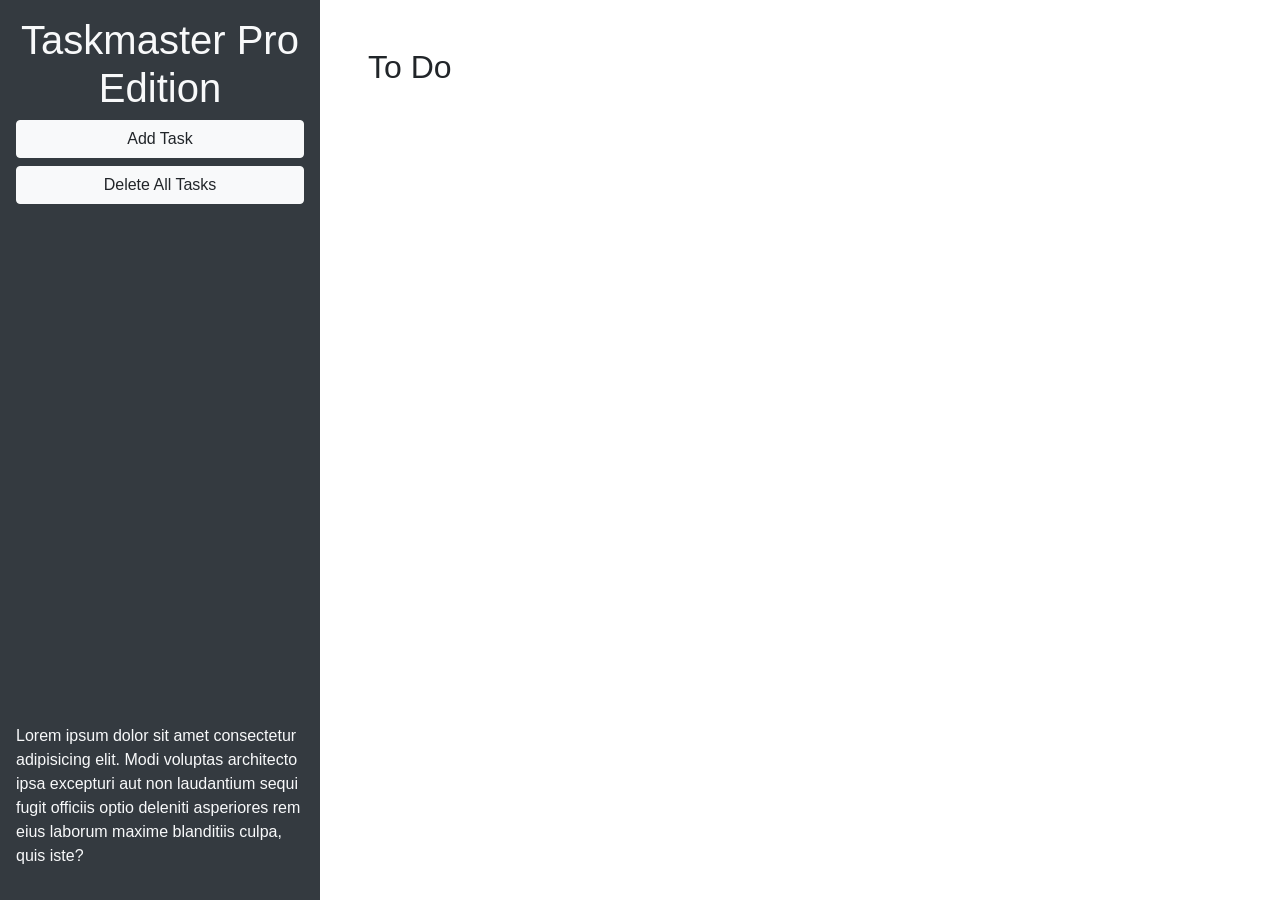
<file: index.html>
<!DOCTYPE html>
<html lang="en">

<head>
  <meta charset="UTF-8">
  <meta name="viewport" content="width=device-width, initial-scale=1.0">
  <meta http-equiv="X-UA-Compatible" content="ie=edge">
  <link rel="stylesheet" href="https://cdnjs.cloudflare.com/ajax/libs/twitter-bootstrap/4.3.1/css/bootstrap.min.css">
  <link rel="stylesheet" href="./assets/css/style.css" />
  <title>Taskmaster Pro</title>
</head>

<body>

  <div class="row min-vh-100 no-gutters">
    <header class="col-12 col-lg-3 bg-dark text-light d-flex flex-column p-4 p-lg-3">
      <h1 class="text-center">Taskmaster Pro Edition</h1>
      <button id="create-task" class="btn btn-block btn-light" data-toggle="modal" data-target="#task-form-modal">Add
        Task</button>
      <button id="remove-tasks" class="btn btn-block btn-light">Delete All Tasks</button>
      <p class="mt-auto">Lorem ipsum dolor sit amet consectetur adipisicing elit. Modi voluptas architecto ipsa excepturi aut non
        laudantium sequi fugit officiis optio deleniti asperiores rem eius laborum maxime blanditiis culpa, quis iste?
      </p>
    </header>
    <main class="col-12 col-lg-9">
      <div class="m-5">
        <h2>To Do</h2>
        <ul id="list-toDo" class="list-group"> </ul>
      </div>
    </main>
  </div>

  <!-- Modal -->
  <div class="modal fade" id="task-form-modal" tabindex="-1" role="dialog" aria-labelledby="task-form-modal"
    aria-hidden="true">
    <div class="modal-dialog modal-dialog-centered" role="document">
      <div class="modal-content">
        <div class="modal-header">
          <h5 class="modal-title" id="task-form-modal">Add New Task</h5>
          <button type="button" class="close" data-dismiss="modal" aria-label="Close">
            <span aria-hidden="true">&times;</span>
          </button>
        </div>
        <div class="modal-body">
          <form>
            <div class="form-group">
              <label for="modalTaskDescription">Task description</label>
              <textarea id="modalTaskDescription" rows="3"></textarea>
            </div>
            <div class="form-group">
              <label for="modalDueDate">Due date</label>
              <input type="text" id="modalDueDate" placeholder="mm/dd/yyyy" autocomplete="off" />
            </div>
          </form>
        </div>
        <div class="modal-footer">
          <button type="button" class="btn btn-secondary" data-dismiss="modal">Close</button>
          <button type="button" class="btn btn-primary">Save Task</button>
        </div>
      </div>
    </div>
  </div>

  <script src="https://cdnjs.cloudflare.com/ajax/libs/jquery/3.4.1/jquery.min.js"></script>
  <script src="https://cdnjs.cloudflare.com/ajax/libs/popper.js/1.15.0/umd/popper.min.js"></script>
  <script src="https://cdnjs.cloudflare.com/ajax/libs/twitter-bootstrap/4.3.1/js/bootstrap.min.js"></script>
  <script src="./assets/js/script.js"></script>
</body>

</html>
</file>
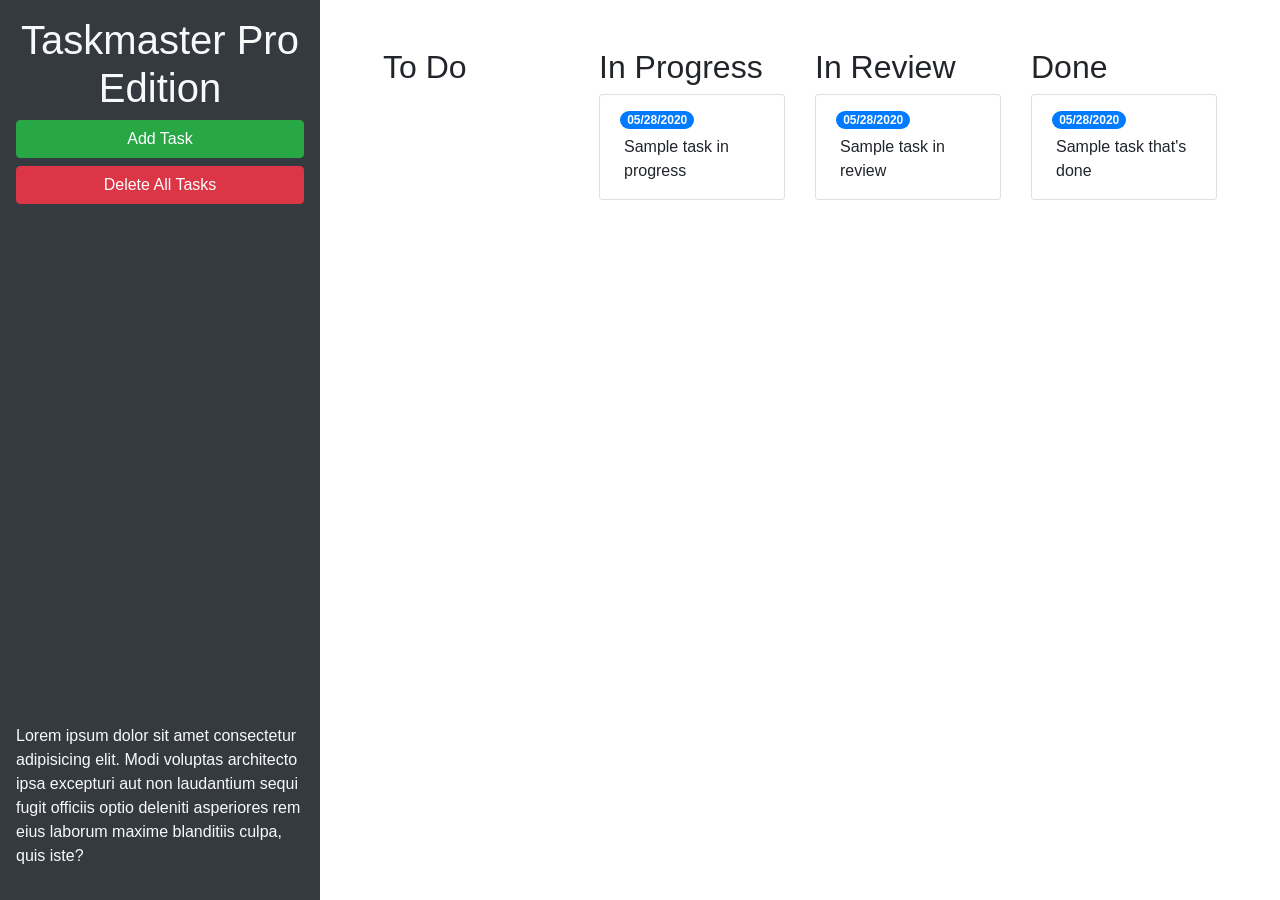
<file: 5.2.4/taskmaster-pro/index.html>
<!DOCTYPE html>
<html lang="en">

<head>
  <meta charset="UTF-8">
  <meta name="viewport" content="width=device-width, initial-scale=1.0">
  <meta http-equiv="X-UA-Compatible" content="ie=edge">
  <link rel="stylesheet" href="https://cdnjs.cloudflare.com/ajax/libs/twitter-bootstrap/4.3.1/css/bootstrap.min.css">
  <link rel="stylesheet" href="./assets/css/style.css" />
  <title>Taskmaster Pro</title>
</head>

<body>

  <div class="row min-vh-100 no-gutters">
    <header class="col-12 col-lg-3 bg-dark text-light d-flex flex-column p-4 p-lg-3">
      <h1 class="text-center">Taskmaster Pro Edition</h1>
      <button id="create-task" class="btn btn-block btn-success" data-toggle="modal" data-target="#task-form-modal">Add
        Task</button>
      <button id="remove-tasks" class="btn btn-block btn-danger">Delete All Tasks</button>
      <p class="mt-auto">Lorem ipsum dolor sit amet consectetur adipisicing elit. Modi voluptas architecto ipsa excepturi aut non
        laudantium sequi fugit officiis optio deleniti asperiores rem eius laborum maxime blanditiis culpa, quis iste?
      </p>
    </header>
    <main class="col-12 col-lg-9">
      <div class="m-5 row justify-content-around">
        <!-- todo start -->
        <div class="col-12 col-md-6 col-xl-3 mb-3">
          <h2>To Do</h2>
          <ul id="list-toDo" class="list-group"></ul>
        </div>
        <!-- todo end -->
        <!-- in progress start -->
        <div class="col-12 col-md-6 col-xl-3 mb-3">
          <h2>In Progress</h2>
          <ul id="list-inProgress" class="list-group">
            <li class="list-group-item">
              <span class="badge badge-primary badge-pill">05/28/2020</span>
              <p class="m-1">Sample task in progress</p>
            </li>
          </ul>
        </div>
        <!-- in progress end -->
        <!-- in review start -->
        <div class="col-12 col-md-6 col-xl-3 mb-3">
          <h2>In Review</h2>
          <ul id="list-inReview" class="list-group">
            <li class="list-group-item">
              <span class="badge badge-primary badge-pill">05/28/2020</span>
              <p class="m-1">Sample task in review</p>
            </li>
          </ul>
        </div>
        <!-- in review end -->
        <!-- done start -->
        <div class="col-12 col-md-6 col-xl-3 mb-3">
          <h2>Done</h2>
          <ul id="list-done" class="list-group">
            <li class="list-group-item">
              <span class="badge badge-primary badge-pill">05/28/2020</span>
              <p class="m-1">Sample task that's done</p>
            </li>
          </ul>
        </div>
        <!-- done end -->
      </div>
    </main>
  </div>

  <!-- Modal -->
  <div class="modal fade" id="task-form-modal" tabindex="-1" role="dialog" aria-labelledby="task-form-modal"
    aria-hidden="true">
    <div class="modal-dialog modal-dialog-centered" role="document">
      <div class="modal-content">
        <div class="modal-header">
          <h5 class="modal-title" id="task-form-modal">Add New Task</h5>
          <button type="button" class="close" data-dismiss="modal" aria-label="Close">
            <span aria-hidden="true">&times;</span>
          </button>
        </div>
        <div class="modal-body">
          <form>
            <div class="form-group">
              <label for="modalTaskDescription">Task description</label>
              <textarea id="modalTaskDescription" rows="3"></textarea>
            </div>
            <div class="form-group">
              <label for="modalDueDate">Due date</label>
              <input type="text" id="modalDueDate" placeholder="mm/dd/yyyy" autocomplete="off" />
            </div>
          </form>
        </div>
        <div class="modal-footer">
          <button type="button" class="btn btn-secondary" data-dismiss="modal">Close</button>
          <button type="button" class="btn btn-primary">Save Task</button>
        </div>
      </div>
    </div>
  </div>

  <script src="https://cdnjs.cloudflare.com/ajax/libs/jquery/3.4.1/jquery.min.js"></script>
  <script src="https://cdnjs.cloudflare.com/ajax/libs/popper.js/1.15.0/umd/popper.min.js"></script>
  <script src="https://cdnjs.cloudflare.com/ajax/libs/twitter-bootstrap/4.3.1/js/bootstrap.min.js"></script>
  <script src="./assets/js/script.js"></script>
</body>

</html>
</file>
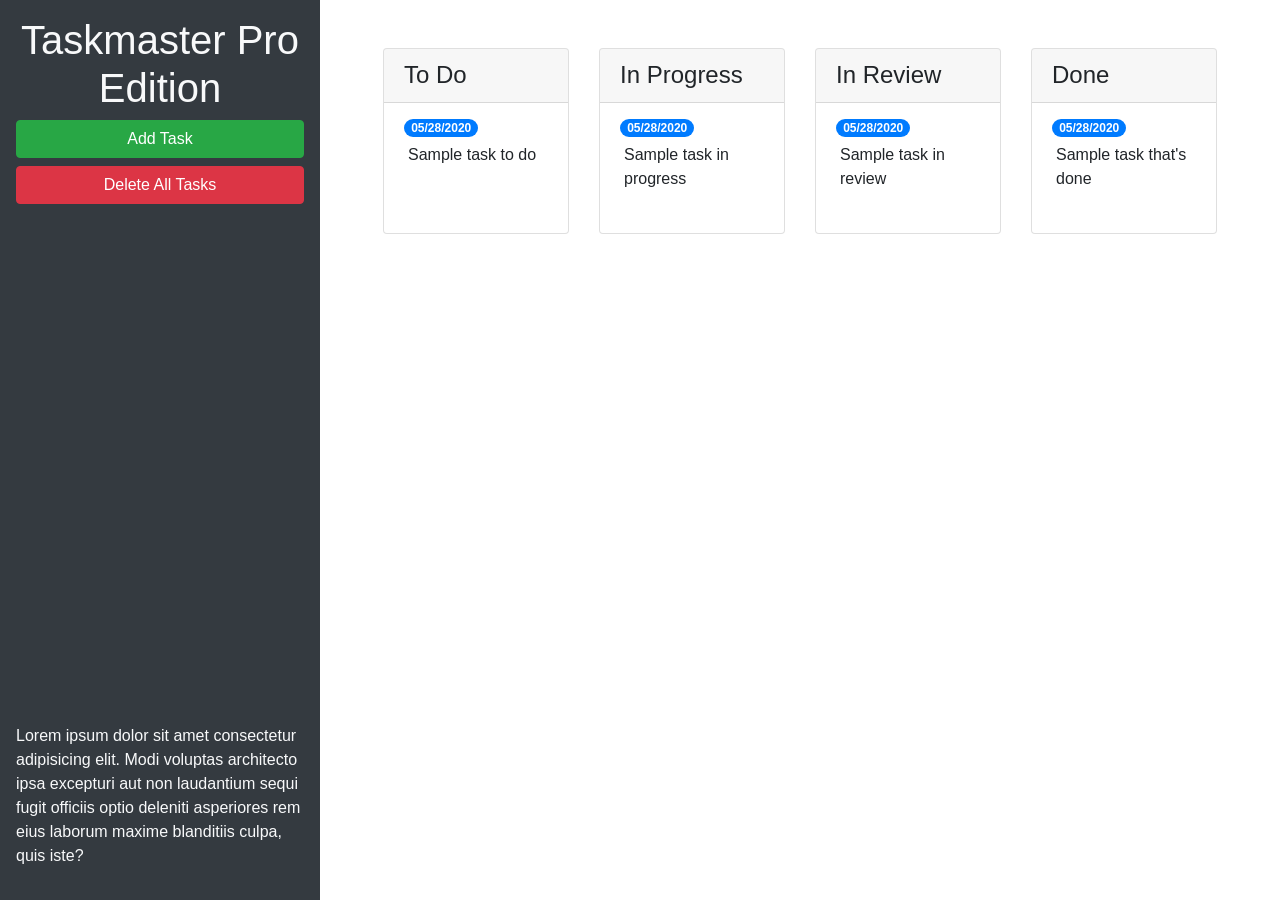
<file: 5.2.5/taskmaster-pro/index.html>
<!DOCTYPE html>
<html lang="en">

<head>
  <meta charset="UTF-8">
  <meta name="viewport" content="width=device-width, initial-scale=1.0">
  <meta http-equiv="X-UA-Compatible" content="ie=edge">
  <link rel="stylesheet" href="https://cdnjs.cloudflare.com/ajax/libs/twitter-bootstrap/4.3.1/css/bootstrap.min.css">
  <link rel="stylesheet" href="./assets/css/style.css" />
  <title>Taskmaster Pro</title>
</head>

<body>

  <div class="row min-vh-100 no-gutters">
    <header class="col-12 col-lg-3 bg-dark text-light d-flex flex-column p-4 p-lg-3">
      <h1 class="text-center">Taskmaster Pro Edition</h1>
      <button id="create-task" class="btn btn-block btn-success" data-toggle="modal" data-target="#task-form-modal">Add
        Task</button>
      <button id="remove-tasks" class="btn btn-block btn-danger">Delete All Tasks</button>
      <p class="mt-auto">Lorem ipsum dolor sit amet consectetur adipisicing elit. Modi voluptas architecto ipsa excepturi aut non
        laudantium sequi fugit officiis optio deleniti asperiores rem eius laborum maxime blanditiis culpa, quis iste?
      </p>
    </header>
    <main class="col-12 col-lg-9">
      <div class="m-5 row justify-content-around">
        <!-- todo start -->
        <div class="col-12 col-md-6 col-xl-3 mb-3">
          <div class="card">
            <h4 class="card-header">
              To Do
            </h4>
            <ul id="list-toDo" class="list-group list-group-flush">
              <li class="list-group-item">
                <span class="badge badge-primary badge-pill">05/28/2020</span>
                <p class="m-1">Sample task to do</p>
              </li>
            </ul>
          </div>
        </div>
        <!-- todo end -->
        <!-- in progress start -->
        <div class="col-12 col-md-6 col-xl-3 mb-3">
          <div class="card">
            <h4 class="card-header">
              In Progress
            </h4>
            <ul id="list-inProgress" class="list-group list-group-flush">
              <li class="list-group-item">
                <span class="badge badge-primary badge-pill">05/28/2020</span>
                <p class="m-1">Sample task in progress</p>
              </li>
            </ul>
          </div>
        </div>
        <!-- in progress end -->
        <!-- in review start -->
        <div class="col-12 col-md-6 col-xl-3 mb-3">
          <div class="card">
            <h4 class="card-header">
              In Review
            </h4>
            <ul id="list-inReview" class="list-group list-group-flush">
              <li class="list-group-item">
                <span class="badge badge-primary badge-pill">05/28/2020</span>
                <p class="m-1">Sample task in review</p>
              </li>
            </ul>
          </div>
        </div>
        <!-- in review end -->
        <!-- done start -->
        <div class="col-12 col-md-6 col-xl-3 mb-3">
          <div class="card">
            <h4 class="card-header">
              Done
            </h4>
            <ul id="list-done" class="list-group list-group-flush">
              <li class="list-group-item">
                <span class="badge badge-primary badge-pill">05/28/2020</span>
                <p class="m-1">Sample task that's done</p>
              </li>
            </ul>
          </div>
        </div>        
        <!-- done end -->
      </div>
    </main>
  </div>

  <!-- Modal -->
  <div class="modal fade" id="task-form-modal" tabindex="-1" role="dialog" aria-labelledby="task-form-modal"
    aria-hidden="true">
    <div class="modal-dialog modal-dialog-centered" role="document">
      <div class="modal-content">
        <div class="modal-header">
          <h5 class="modal-title" id="task-form-modal">Add New Task</h5>
          <button type="button" class="close" data-dismiss="modal" aria-label="Close">
            <span aria-hidden="true">&times;</span>
          </button>
        </div>
        <div class="modal-body">
          <form>
            <div class="form-group">
              <label for="modalTaskDescription">Task description</label>
              <textarea id="modalTaskDescription" rows="3" class="form-control"></textarea>
            </div>
            <div class="form-group">
              <label for="modalDueDate">Due date</label>
              <input type="text" class="form-control" id="modalDueDate" placeholder="mm/dd/yyyy" autocomplete="off" />
            </div>
          </form>
        </div>
        <div class="modal-footer">
          <button type="button" class="btn btn-secondary" data-dismiss="modal">Close</button>
          <button type="button" class="btn btn-primary">Save Task</button>
        </div>
      </div>
    </div>
  </div>

  <script src="https://cdnjs.cloudflare.com/ajax/libs/jquery/3.4.1/jquery.min.js"></script>
  <script src="https://cdnjs.cloudflare.com/ajax/libs/popper.js/1.15.0/umd/popper.min.js"></script>
  <script src="https://cdnjs.cloudflare.com/ajax/libs/twitter-bootstrap/4.3.1/js/bootstrap.min.js"></script>
  <script src="./assets/js/script.js"></script>
</body>

</html>
</file>
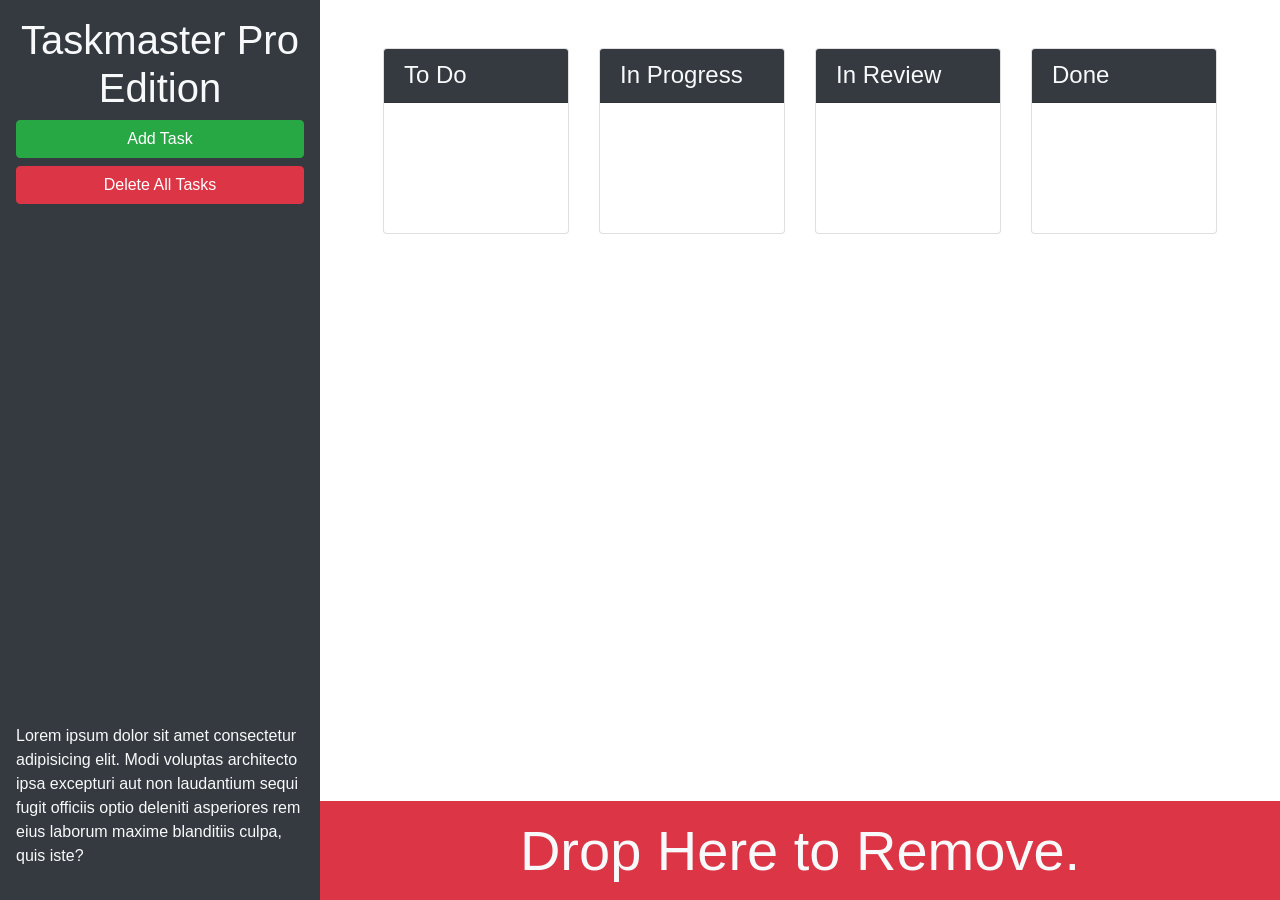
<file: 5.2.6/taskmaster-pro/index.html>
<!DOCTYPE html>
<html lang="en">

<head>
  <meta charset="UTF-8">
  <meta name="viewport" content="width=device-width, initial-scale=1.0">
  <meta http-equiv="X-UA-Compatible" content="ie=edge">
  <link rel="stylesheet" href="https://cdnjs.cloudflare.com/ajax/libs/twitter-bootstrap/4.3.1/css/bootstrap.min.css">
  <link rel="stylesheet" href="./assets/css/style.css" />
  <title>Taskmaster Pro</title>
</head>

<body>

  <div class="row min-vh-100 no-gutters">
    <header class="col-12 col-lg-3 bg-dark text-light sticky-top d-flex flex-column p-4 p-lg-3">
      <h1 class="text-center">Taskmaster Pro Edition</h1>
      <button id="create-task" class="btn btn-block btn-success" data-toggle="modal" data-target="#task-form-modal">Add
        Task</button>
      <button id="remove-tasks" class="btn btn-block btn-danger">Delete All Tasks</button>
      <p class="mt-auto d-none d-lg-block">Lorem ipsum dolor sit amet consectetur adipisicing elit. Modi voluptas architecto ipsa excepturi aut non
        laudantium sequi fugit officiis optio deleniti asperiores rem eius laborum maxime blanditiis culpa, quis iste?
      </p>
    </header>
    <main class="col-12 col-lg-9 d-flex flex-column">
      <div class="m-5 row justify-content-around">
        <!-- todo start -->
        <div class="col-12 col-md-6 col-xl-3 mb-3">
          <div class="card">
            <h4 class="card-header bg-dark text-light">
              To Do
            </h4>
            <ul id="list-toDo" class="list-group list-group-flush">
              <!-- <li class="list-group-item">
                <span class="badge badge-primary badge-pill">05/28/2020</span>
                <p class="m-1">Sample task to do</p>
              </li> -->
            </ul>
          </div>
        </div>
        <!-- todo end -->
        <!-- in progress start -->
        <div class="col-12 col-md-6 col-xl-3 mb-3">
          <div class="card">
            <h4 class="card-header bg-dark text-light">
              In Progress
            </h4>
            <ul id="list-inProgress" class="list-group list-group-flush">
              <!-- <li class="list-group-item">
                <span class="badge badge-primary badge-pill">05/28/2020</span>
                <p class="m-1">Sample task in progress</p>
              </li> -->
            </ul>
          </div>
        </div>
        <!-- in progress end -->
        <!-- in review start -->
        <div class="col-12 col-md-6 col-xl-3 mb-3">
          <div class="card">
            <h4 class="card-header bg-dark text-light">
              In Review
            </h4>
            <ul id="list-inReview" class="list-group list-group-flush">
              <!-- <li class="list-group-item">
                <span class="badge badge-primary badge-pill">05/28/2020</span>
                <p class="m-1">Sample task in review</p>
              </li> -->
            </ul>
          </div>
        </div>
        <!-- in review end -->
        <!-- done start -->
        <div class="col-12 col-md-6 col-xl-3 mb-3">
          <div class="card">
            <h4 class="card-header bg-dark text-light">
              Done
            </h4>
            <ul id="list-done" class="list-group list-group-flush">
              <!-- <li class="list-group-item">
                <span class="badge badge-primary badge-pill">05/28/2020</span>
                <p class="m-1">Sample task that's done</p>
              </li> -->
            </ul>
          </div>
        </div>        
        <!-- done end -->
      </div>
      <div id="trash" class="mt-auto">
        <div class="w-100 bg-danger p-3 text-center text-light display-4">
          Drop Here to Remove.
        </div>
      </div>
    </main>
  </div>

  <!-- Modal -->
  <div class="modal fade" id="task-form-modal" tabindex="-1" role="dialog" aria-labelledby="task-form-modal"
    aria-hidden="true">
    <div class="modal-dialog modal-dialog-centered" role="document">
      <div class="modal-content">
        <div class="modal-header">
          <h5 class="modal-title" id="task-form-modal">Add New Task</h5>
          <button type="button" class="close" data-dismiss="modal" aria-label="Close">
            <span aria-hidden="true">&times;</span>
          </button>
        </div>
        <div class="modal-body">
          <form>
            <div class="form-group">
              <label for="modalTaskDescription">Task description</label>
              <textarea id="modalTaskDescription" rows="3" class="form-control"></textarea>
            </div>
            <div class="form-group">
              <label for="modalDueDate">Due date</label>
              <input type="text" class="form-control" id="modalDueDate" placeholder="mm/dd/yyyy" autocomplete="off" />
            </div>
          </form>
        </div>
        <div class="modal-footer">
          <button type="button" class="btn btn-secondary" data-dismiss="modal">Close</button>
          <button type="button" class="btn btn-primary">Save Task</button>
        </div>
      </div>
    </div>
  </div>

  <script src="https://cdnjs.cloudflare.com/ajax/libs/jquery/3.4.1/jquery.min.js"></script>
  <script src="https://cdnjs.cloudflare.com/ajax/libs/popper.js/1.15.0/umd/popper.min.js"></script>
  <script src="https://cdnjs.cloudflare.com/ajax/libs/twitter-bootstrap/4.3.1/js/bootstrap.min.js"></script>
  <script src="./assets/js/script.js"></script>
</body>

</html>
</file>
<file: assets/css/style.css>
ul.list-group {
  min-height: 130px;
}
</file>
<file: 5.2.4/taskmaster-pro/assets/css/style.css>
ul.list-group {
  min-height: 130px;
}
</file>
<file: 5.2.5/taskmaster-pro/assets/css/style.css>
ul.list-group {
  min-height: 130px;
}
</file>
<file: 5.2.6/taskmaster-pro/assets/css/style.css>
ul.list-group {
  min-height: 130px;
}
</file>
